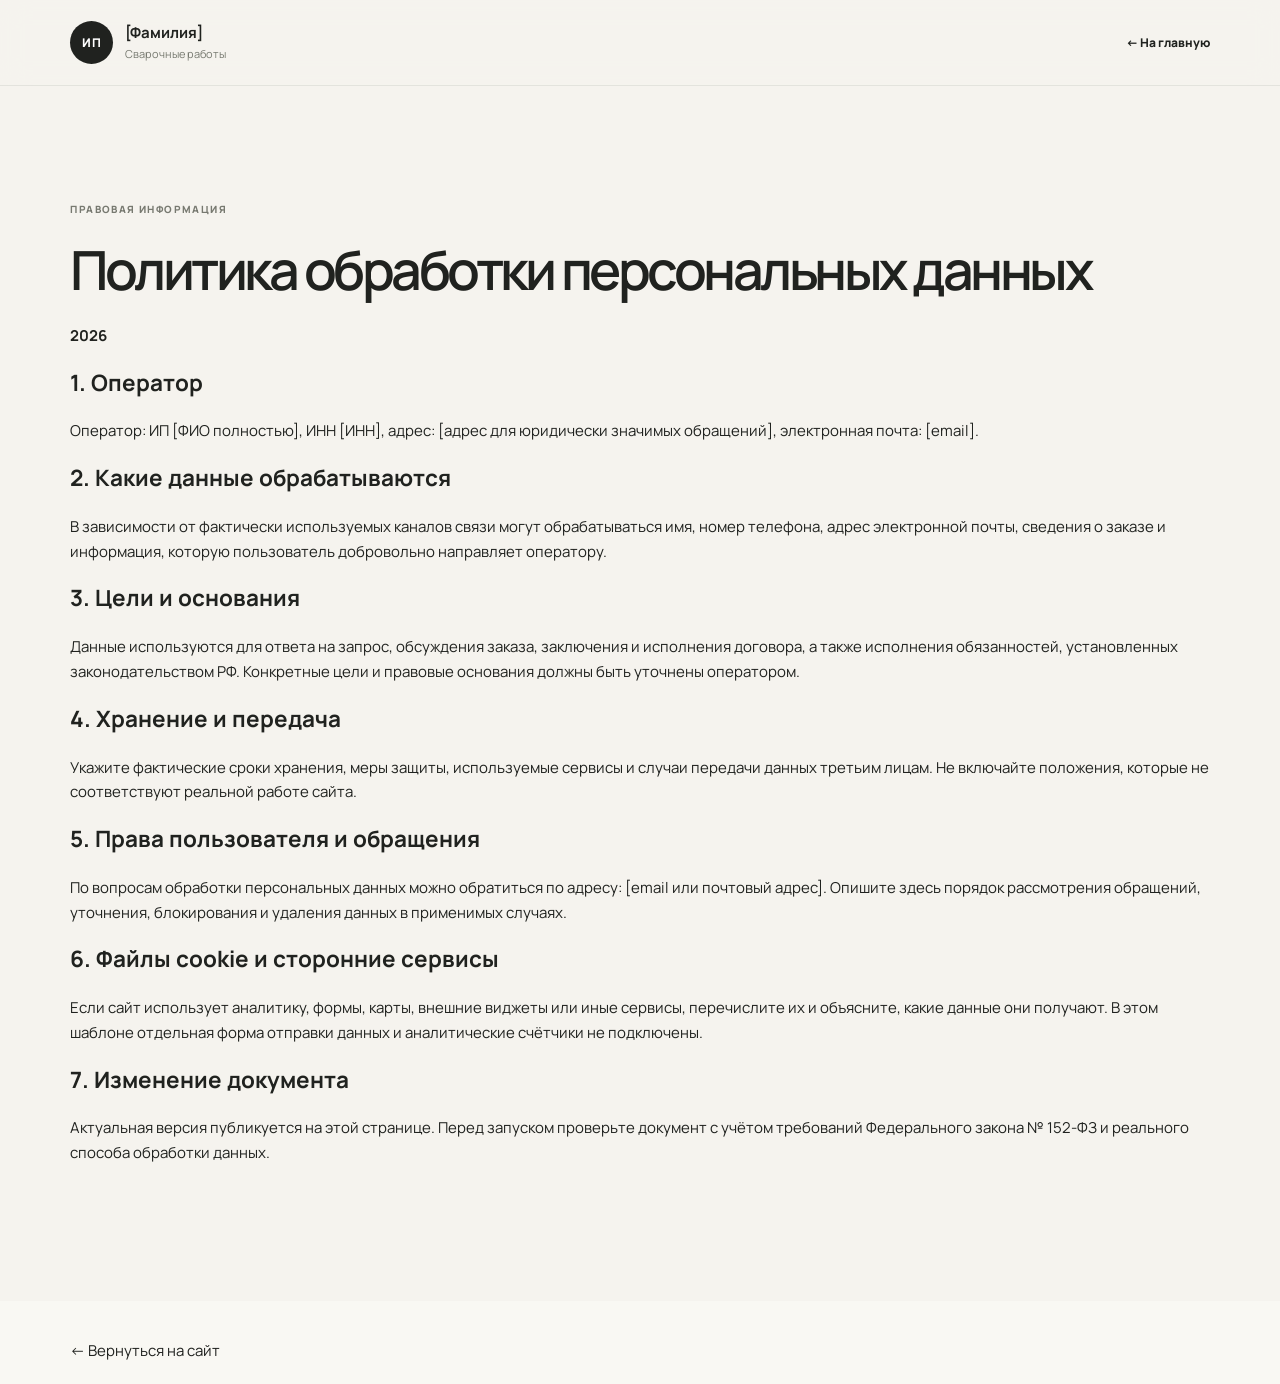
<file: privacy.html>
<!doctype html>
<html lang="ru">
<head><meta charset="utf-8"><meta name="viewport" content="width=device-width, initial-scale=1"><meta name="robots" content="noindex"><title>Политика обработки персональных данных</title><link rel="stylesheet" href="styles.css"></head>
<body>
<header class="header"><a class="brand" href="index.html"><span class="brand-mark">ИП</span><span><strong>[Фамилия]</strong><small>Сварочные работы</small></span></a><a class="text-link" href="index.html">← На главную</a></header>
<main class="section section-wrap">
<p class="eyebrow">Правовая информация</p><h1 style="font-size:clamp(34px,5vw,54px)">Политика обработки персональных данных</h1>
<p><strong>2026</strong></p>
<h2>1. Оператор</h2><p>Оператор: ИП [ФИО полностью], ИНН [ИНН], адрес: [адрес для юридически значимых обращений], электронная почта: [email].</p>
<h2>2. Какие данные обрабатываются</h2><p>В зависимости от фактически используемых каналов связи могут обрабатываться имя, номер телефона, адрес электронной почты, сведения о заказе и информация, которую пользователь добровольно направляет оператору.</p>
<h2>3. Цели и основания</h2><p>Данные используются для ответа на запрос, обсуждения заказа, заключения и исполнения договора, а также исполнения обязанностей, установленных законодательством РФ. Конкретные цели и правовые основания должны быть уточнены оператором.</p>
<h2>4. Хранение и передача</h2><p>Укажите фактические сроки хранения, меры защиты, используемые сервисы и случаи передачи данных третьим лицам. Не включайте положения, которые не соответствуют реальной работе сайта.</p>
<h2>5. Права пользователя и обращения</h2><p>По вопросам обработки персональных данных можно обратиться по адресу: [email или почтовый адрес]. Опишите здесь порядок рассмотрения обращений, уточнения, блокирования и удаления данных в применимых случаях.</p>
<h2>6. Файлы cookie и сторонние сервисы</h2><p>Если сайт использует аналитику, формы, карты, внешние виджеты или иные сервисы, перечислите их и объясните, какие данные они получают. В этом шаблоне отдельная форма отправки данных и аналитические счётчики не подключены.</p>
<h2>7. Изменение документа</h2><p>Актуальная версия публикуется на этой странице. Перед запуском проверьте документ с учётом требований Федерального закона № 152-ФЗ и реального способа обработки данных.</p>
</main>
<footer class="footer"><a href="index.html">← Вернуться на сайт</a></footer>
</body></html>
</file>
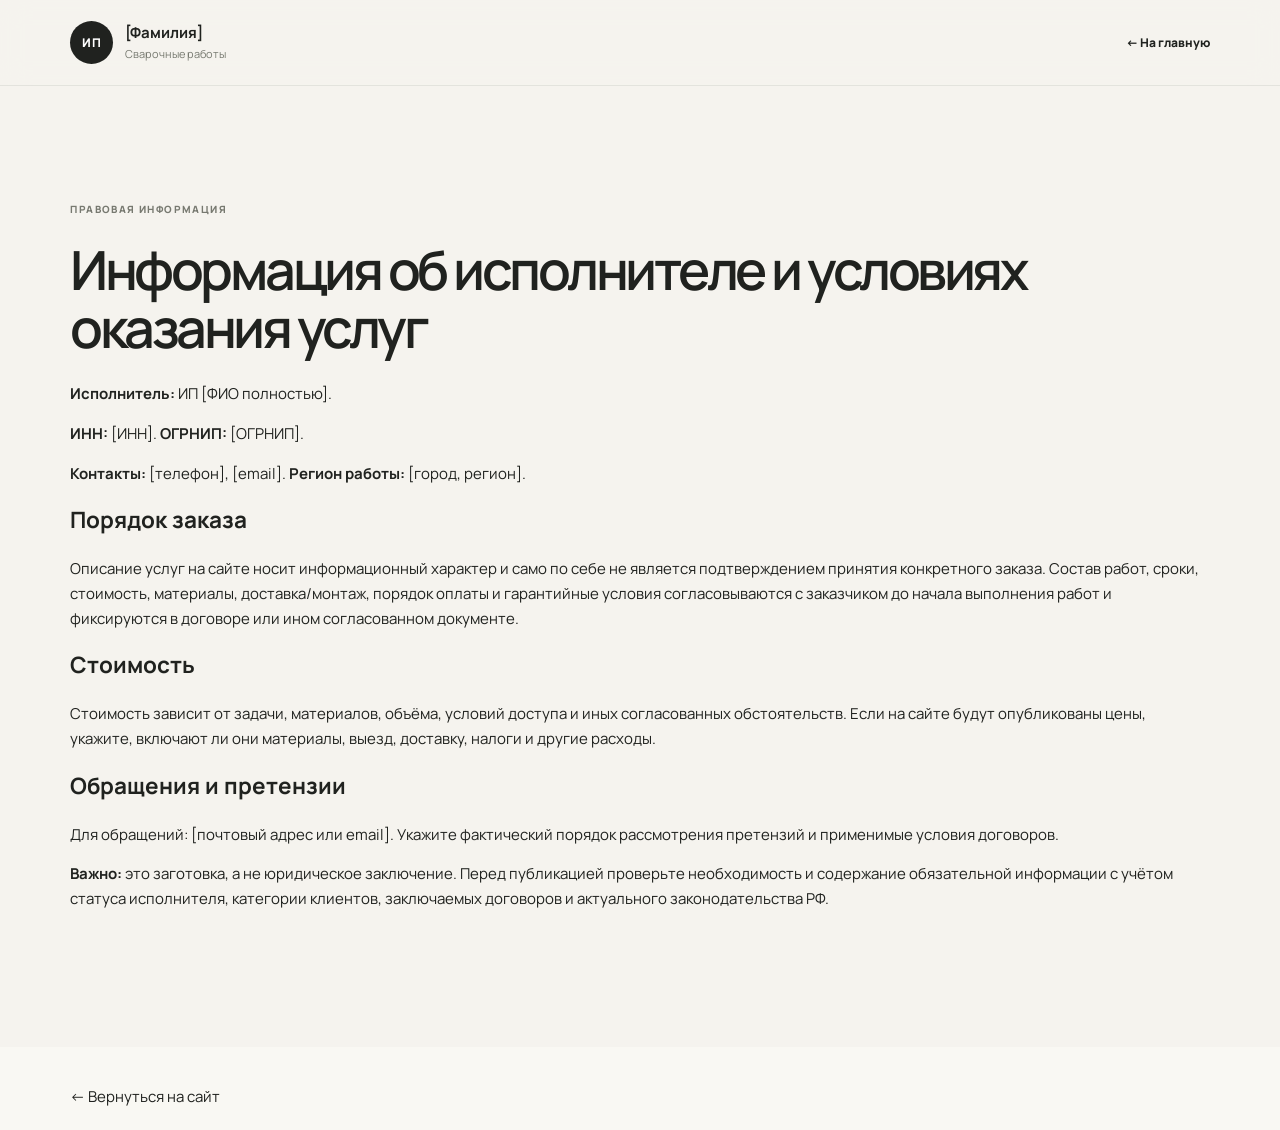
<file: terms.html>
<!doctype html>
<html lang="ru">
<head><meta charset="utf-8"><meta name="viewport" content="width=device-width, initial-scale=1"><meta name="robots" content="noindex"><title>Информация об исполнителе и услугах</title><link rel="stylesheet" href="styles.css"></head>
<body>
<header class="header"><a class="brand" href="index.html"><span class="brand-mark">ИП</span><span><strong>[Фамилия]</strong><small>Сварочные работы</small></span></a><a class="text-link" href="index.html">← На главную</a></header>
<main class="section section-wrap">
<p class="eyebrow">Правовая информация</p><h1 style="font-size:clamp(34px,5vw,54px)">Информация об исполнителе и условиях оказания услуг</h1>
<p><strong>Исполнитель:</strong> ИП [ФИО полностью].</p>
<p><strong>ИНН:</strong> [ИНН]. <strong>ОГРНИП:</strong> [ОГРНИП].</p>
<p><strong>Контакты:</strong> [телефон], [email]. <strong>Регион работы:</strong> [город, регион].</p>
<h2>Порядок заказа</h2><p>Описание услуг на сайте носит информационный характер и само по себе не является подтверждением принятия конкретного заказа. Состав работ, сроки, стоимость, материалы, доставка/монтаж, порядок оплаты и гарантийные условия согласовываются с заказчиком до начала выполнения работ и фиксируются в договоре или ином согласованном документе.</p>
<h2>Стоимость</h2><p>Стоимость зависит от задачи, материалов, объёма, условий доступа и иных согласованных обстоятельств. Если на сайте будут опубликованы цены, укажите, включают ли они материалы, выезд, доставку, налоги и другие расходы.</p>
<h2>Обращения и претензии</h2><p>Для обращений: [почтовый адрес или email]. Укажите фактический порядок рассмотрения претензий и применимые условия договоров.</p>
<p><strong>Важно:</strong> это заготовка, а не юридическое заключение. Перед публикацией проверьте необходимость и содержание обязательной информации с учётом статуса исполнителя, категории клиентов, заключаемых договоров и актуального законодательства РФ.</p>
</main>
<footer class="footer"><a href="index.html">← Вернуться на сайт</a></footer>
</body></html>
</file>
<file: styles.css>
@import url('https://fonts.googleapis.com/css2?family=Manrope:wght@400;500;600;700;800&display=swap');

:root{--paper:#f5f3ee;--white:#fffefa;--ink:#20221f;--muted:#777970;--line:#deded5;--accent:#c56c3d;--dark:#282a26;--max:1200px}
*{box-sizing:border-box}
html{scroll-behavior:smooth;scroll-padding-top:95px}
body{margin:0;background:var(--paper);color:var(--ink);font-family:Manrope,Arial,sans-serif;font-size:15px;line-height:1.65;-webkit-font-smoothing:antialiased}
a{color:inherit;text-decoration:none}
img{display:block;width:100%;height:100%;object-fit:cover}
button{font:inherit}
.header{height:86px;padding:0 max(5.5vw,24px);display:flex;align-items:center;justify-content:space-between;border-bottom:1px solid rgba(32,34,31,.08);background:rgba(245,243,238,.92);position:sticky;top:0;z-index:20;backdrop-filter:blur(14px)}
.brand{display:flex;align-items:center;gap:12px;line-height:1.25}
.brand-mark{display:grid;place-items:center;width:43px;height:43px;border-radius:50%;background:var(--ink);color:white;font-size:12px;font-weight:800;letter-spacing:.04em}
.brand strong,.brand small{display:block}.brand strong{font-size:15px}.brand small{margin-top:4px;color:var(--muted);font-size:11px}
.nav{display:flex;align-items:center;gap:35px;font-size:13px;font-weight:600}.nav>a:not(.nav-contact){transition:color .2s}.nav>a:hover{color:var(--accent)}
.nav-contact{padding:12px 17px;border:1px solid var(--line);border-radius:30px}.nav-contact span{margin-left:12px;color:var(--accent)}
.menu-toggle{display:none}
.section-wrap{width:min(var(--max),calc(100% - 11vw));margin-inline:auto}
.hero{min-height:640px;padding-top:78px;padding-bottom:75px;display:grid;grid-template-columns:1fr .94fr;align-items:center;gap:8%}
.eyebrow{display:flex;align-items:center;gap:9px;margin:0 0 22px;color:var(--muted);font-size:10px;font-weight:800;letter-spacing:.14em;text-transform:uppercase}
.eyebrow-dot{width:7px;height:7px;background:var(--accent);border-radius:50%}
h1,h2,h3,p{margin-top:0}h1{font-size:clamp(48px,5.5vw,76px);line-height:1.08;letter-spacing:-.065em;font-weight:600;margin-bottom:26px}h1 span,h2 span{color:var(--accent)}
.hero-description{max-width:470px;color:#696b63;font-size:15px;line-height:1.9}
.hero-actions{display:flex;align-items:center;gap:28px;margin-top:32px}
.button{display:inline-flex;align-items:center;justify-content:center;gap:28px;padding:16px 21px;border-radius:3px;font-size:12px;font-weight:800;transition:transform .2s,background .2s}.button:hover{transform:translateY(-2px)}
.button-dark{background:var(--ink);color:white}.button-dark:hover{background:#41443e}
.text-link{font-size:12px;font-weight:800}.text-link span{color:var(--accent);margin-left:8px}
.hero-note{display:flex;align-items:center;gap:12px;margin-top:53px;color:var(--muted);font-size:10px}.note-line{width:33px;height:1px;background:var(--accent)}
.hero-visual{position:relative;height:485px;min-width:0}.hero-visual>img{border-radius:2px 2px 70px 2px;filter:saturate(.72)}
.image-tag{position:absolute;left:-35px;bottom:40px;display:flex;align-items:center;gap:13px;background:var(--white);padding:16px 21px;box-shadow:0 15px 45px #20221f12}.tag-icon{display:grid;place-items:center;width:35px;height:35px;background:#f0e5da;border-radius:50%;color:var(--accent);font-size:20px}.image-tag strong,.image-tag small{display:block}.image-tag strong{font-size:11px}.image-tag small{font-size:10px;color:var(--muted);margin-top:3px}.image-index{position:absolute;right:0;bottom:-30px;font-size:11px;font-weight:800}.image-index span{color:#b8b8ad;margin:0 6px}
.trust-strip{display:grid;grid-template-columns:repeat(3,1fr);padding:28px max(5.5vw,24px);background:#ebe9e1;border-block:1px solid #e2e0d7;gap:24px}
.trust-item{display:flex;align-items:center;justify-content:center;gap:16px}.trust-number{font-size:12px;color:var(--accent);font-weight:800}.trust-item strong,.trust-item small{display:block}.trust-item strong{font-size:12px}.trust-item small{font-size:10px;color:var(--muted);margin-top:3px}
.section{padding-top:115px;padding-bottom:120px}.section-heading{display:flex;align-items:end;justify-content:space-between;gap:40px;margin-bottom:44px}.section-heading .eyebrow{margin-bottom:12px}.section-heading h2,.about-copy h2,.contact-inner h2{font-size:clamp(36px,4vw,52px);line-height:1.15;letter-spacing:-.055em;font-weight:600;margin-bottom:0}.section-heading>p{max-width:400px;color:var(--muted);font-size:12px;margin-bottom:5px}
.service-grid{display:grid;grid-template-columns:repeat(4,1fr);gap:14px}.service-card{background:var(--white);border:1px solid #e9e7df;min-height:300px;padding:23px 22px 21px;display:flex;flex-direction:column;transition:transform .25s,border-color .25s}.service-card:hover{transform:translateY(-5px);border-color:#d6b39d}.service-num{font-size:9px;letter-spacing:.1em;color:#888a80;font-weight:800}.service-icon{font-size:33px;color:var(--accent);margin:27px 0 15px;height:39px}.service-card h3{font-size:16px;letter-spacing:-.03em;margin-bottom:10px}.service-card p{font-size:11px;color:var(--muted);line-height:1.8;margin-bottom:24px}.card-link{font-size:10px;font-weight:800;margin-top:auto}.card-link span{color:var(--accent);margin-left:8px}.section-footnote{font-size:10px;color:#96978e;margin-top:18px}
.about-band{display:grid;grid-template-columns:1fr 1fr;background:#e9e6dd;min-height:520px}
.about-image{position:relative;min-height:520px}.about-image img{filter:saturate(.6)}.about-image-label{position:absolute;left:0;bottom:0;background:var(--accent);color:white;padding:13px 20px;font-size:10px;font-weight:700;letter-spacing:.03em}
.about-copy{padding:80px clamp(35px,7vw,105px);align-self:center}.about-copy .eyebrow{margin-bottom:20px}.about-copy h2{font-size:clamp(33px,3.5vw,46px);margin-bottom:24px}.about-copy>p:not(.eyebrow){font-size:12px;line-height:2;color:#696b63;max-width:500px}.experience-stats{display:grid;grid-template-columns:repeat(3,1fr);gap:13px;padding:27px 0;margin:18px 0 23px;border-block:1px solid #d5d2c8}.experience-stats strong,.experience-stats span{display:block}.experience-stats strong{font-size:22px;letter-spacing:-.05em}.experience-stats span{font-size:9px;color:var(--muted);margin-top:3px}
.portfolio-grid{display:grid;grid-template-columns:1.25fr 1fr 1fr;gap:18px}.work-image{height:265px;position:relative;overflow:hidden;background:#dedbd1}.work-large .work-image{height:330px}.work-image img{transition:transform .5s;filter:saturate(.65)}.work-card:hover .work-image img{transform:scale(1.04)}.work-counter{position:absolute;top:14px;left:14px;background:#f5f3e9e8;padding:6px 10px;font-size:10px;font-weight:800}.work-meta{display:flex;justify-content:space-between;align-items:start;padding-top:17px}.work-meta h3{font-size:13px;margin-bottom:4px}.work-meta p{font-size:10px;color:var(--muted);margin-bottom:0}.work-arrow{color:var(--accent);font-size:18px}
.contact-band{background:var(--dark);color:white;padding:92px 0 100px}.contact-inner{display:grid;grid-template-columns:1fr .85fr;gap:10%;align-items:center}.eyebrow-light{color:#c1c2b8}.contact-inner h2{font-size:clamp(42px,5vw,62px);margin-bottom:25px}.contact-inner>div:first-child>p:last-child{max-width:420px;color:#b8bab1;font-size:12px;line-height:1.9}.contact-panel{padding:25px 30px;background:#33352f;border:1px solid #484a43}.contact-link{position:relative;display:block;padding:13px 0 17px;border-bottom:1px solid #4a4c45}.contact-label{display:block;color:#aeb0a6;font-size:10px;margin-bottom:5px}.contact-link strong{font-size:15px;font-weight:600}.contact-arrow{position:absolute;right:0;top:27px;color:#d68a5d}.button-light{background:#f5f3ee;color:var(--ink);width:100%;margin-top:22px}.button-light:hover{background:white}.contact-hint{display:block;color:#aeb0a6;font-size:9px;line-height:1.6;margin-top:12px}
.footer{padding:38px max(5.5vw,24px) 20px;background:#f9f8f3}.footer-top{display:flex;align-items:center;justify-content:space-between;padding-bottom:30px;border-bottom:1px solid var(--line)}.brand-footer .brand-mark{background:var(--accent)}.footer-top>p{font-size:11px;color:var(--muted);line-height:1.8;margin:0}.back-top{font-size:11px;font-weight:800}.back-top span{color:var(--accent);margin-left:10px}.legal{display:grid;grid-template-columns:1.2fr 1fr auto;gap:35px;padding:28px 0 18px}.legal strong{font-size:10px}.legal p{font-size:9px;color:var(--muted);margin:7px 0}.legal a{text-decoration:underline;text-decoration-color:#c6c5bb;text-underline-offset:3px}.legal a:hover{color:var(--accent)}.copyright{align-self:end;font-size:9px;color:#8c8d84;text-align:right}.legal-note{font-size:9px;color:#999a91;line-height:1.6;border-top:1px solid var(--line);padding-top:15px;margin-bottom:0}
.reveal{opacity:0;transform:translateY(20px);transition:opacity .65s ease,transform .65s ease}.reveal.is-visible{opacity:1;transform:translateY(0)}
@media(prefers-reduced-motion:reduce){html{scroll-behavior:auto}.reveal{opacity:1;transform:none;transition:none}*,*::before,*::after{animation-duration:.01ms!important;transition-duration:.01ms!important}}
@media(max-width:900px){.section-wrap{width:calc(100% - 48px)}.hero{gap:5%;padding-top:60px}.hero-visual{height:420px}.service-grid{grid-template-columns:repeat(2,1fr)}.about-copy{padding:55px 35px}.portfolio-grid{grid-template-columns:1fr 1fr}.work-large{grid-column:span 2}.work-large .work-image{height:310px}.contact-inner{gap:5%}.legal{grid-template-columns:1fr 1fr}.copyright{grid-column:1/-1;text-align:left}}
@media(max-width:640px){.header{height:72px;padding:0 22px}.menu-toggle{display:flex;flex-direction:column;gap:6px;justify-content:center;align-items:center;width:42px;height:42px;border:1px solid var(--line);background:transparent;border-radius:50%;cursor:pointer}.menu-toggle span{width:16px;height:1px;background:var(--ink)}.nav{display:none;position:absolute;left:0;right:0;top:71px;background:var(--paper);padding:20px 24px 25px;flex-direction:column;align-items:stretch;gap:18px;border-bottom:1px solid var(--line)}.nav.is-open{display:flex}.nav-contact{text-align:center}.section-wrap{width:calc(100% - 42px)}.hero{grid-template-columns:1fr;padding-top:54px;padding-bottom:60px;gap:38px}.hero h1{font-size:54px}.hero-description{font-size:13px}.hero-actions{gap:17px;flex-wrap:wrap}.button{gap:18px;padding:15px 17px}.hero-note{margin-top:34px}.hero-visual{height:340px;margin-left:15px}.image-tag{left:-15px;bottom:23px;padding:12px}.trust-strip{grid-template-columns:1fr;padding:25px 24px;gap:19px}.trust-item{justify-content:flex-start}.section{padding-top:75px;padding-bottom:80px}.section-heading{display:block;margin-bottom:28px}.section-heading>p{margin-top:16px}.service-grid{grid-template-columns:1fr;gap:10px}.service-card{min-height:260px;padding:22px}.service-icon{margin:18px 0 12px}.about-band{grid-template-columns:1fr}.about-image{min-height:300px;height:300px}.about-copy{padding:48px 22px 55px}.experience-stats{gap:8px}.experience-stats strong{font-size:19px}.experience-stats span{font-size:8px}.portfolio-grid{grid-template-columns:1fr;gap:27px}.work-large{grid-column:auto}.work-image,.work-large .work-image{height:260px}.contact-band{padding:68px 0}.contact-inner{grid-template-columns:1fr;gap:35px}.contact-inner h2{font-size:48px}.contact-panel{padding:20px}.footer{padding:30px 22px 18px}.footer-top{gap:20px;flex-wrap:wrap}.footer-top>p{display:none}.legal{grid-template-columns:1fr;gap:18px}.copyright{grid-column:auto;text-align:left}}
</file>
